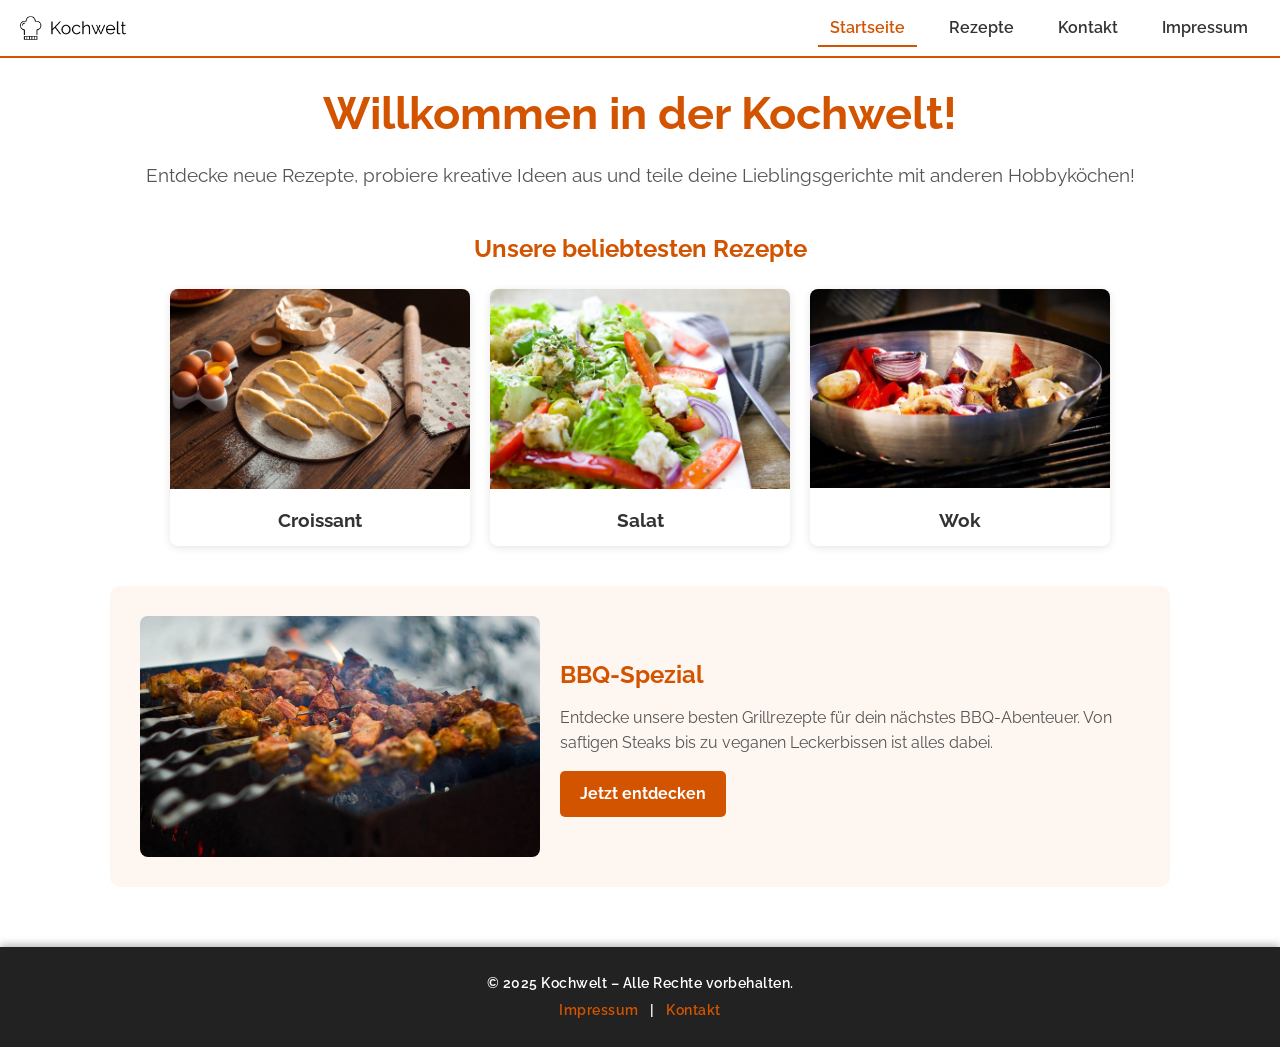
<file: index.html>
<!DOCTYPE html>
<html lang="de">
<head>
  <meta charset="UTF-8" />
  <meta name="viewport" content="width=device-width, initial-scale=1" />
  <title>Kochwelt - Startseite</title>
  <link rel="stylesheet" href="style.css" />
  <link href="https://fonts.googleapis.com/css2?family=Raleway&display=swap" rel="stylesheet" />
  <link rel="icon" href="img/favicon.png" />
</head>
<body>
  <header>
    <a href="index.html">
      <img src="img/logo.png" alt="Kochwelt Logo" width="120" />
    </a>
    <nav>
      <ul>
        <li><a href="index.html" class="active">Startseite</a></li>
        <li><a href="rezepte.html">Rezepte</a></li>
        <li><a href="kontakt.html">Kontakt</a></li>
        <li><a href="impressum.html">Impressum</a></li>
      </ul>
    </nav>
    <button id="burgerBtn" aria-label="Menü öffnen">
      <span></span>
      <span></span>
      <span></span>
    </button>
  </header>

  <main>
    <section class="hero">
      <h1>Willkommen in der Kochwelt!</h1>
      <p>Entdecke neue Rezepte, probiere kreative Ideen aus und teile deine Lieblingsgerichte mit anderen Hobbyköchen!</p>
    </section>

    <section class="rezepte-vorschau">
      <h2>Unsere beliebtesten Rezepte</h2>
      <div class="rezepte-grid">
        <article class="rezept">
          <img src="img/croissant.jpg" alt="Croissant" />
          <h3>Croissant</h3>
        </article>
        <article class="rezept">
          <img src="img/salad.jpg" alt="Salat" />
          <h3>Salat</h3>
        </article>
        <article class="rezept">
          <img src="img/wok.jpg" alt="Wok" />
          <h3>Wok</h3>
        </article>
      </div>
    </section>

    <section class="highlight-bereich">
      <div class="highlight-content">
        <img src="img/bbq.jpg" alt="BBQ Bild" />
        <div class="highlight-text">
          <h2>BBQ-Spezial</h2>
          <p>Entdecke unsere besten Grillrezepte für dein nächstes BBQ-Abenteuer. Von saftigen Steaks bis zu veganen Leckerbissen ist alles dabei.</p>
          <a href="rezepte.html" class="btn">Jetzt entdecken</a>
        </div>
      </div>
    </section>
  </main>

<footer>
  <p>&copy; 2025 Kochwelt – Alle Rechte vorbehalten.</p>
  <p>
    <a href="impressum.html">Impressum</a> |
    <a href="kontakt.html">Kontakt</a>
  </p>
</footer>

  <script src="script.js"></script>
</body>
</html>
</file>
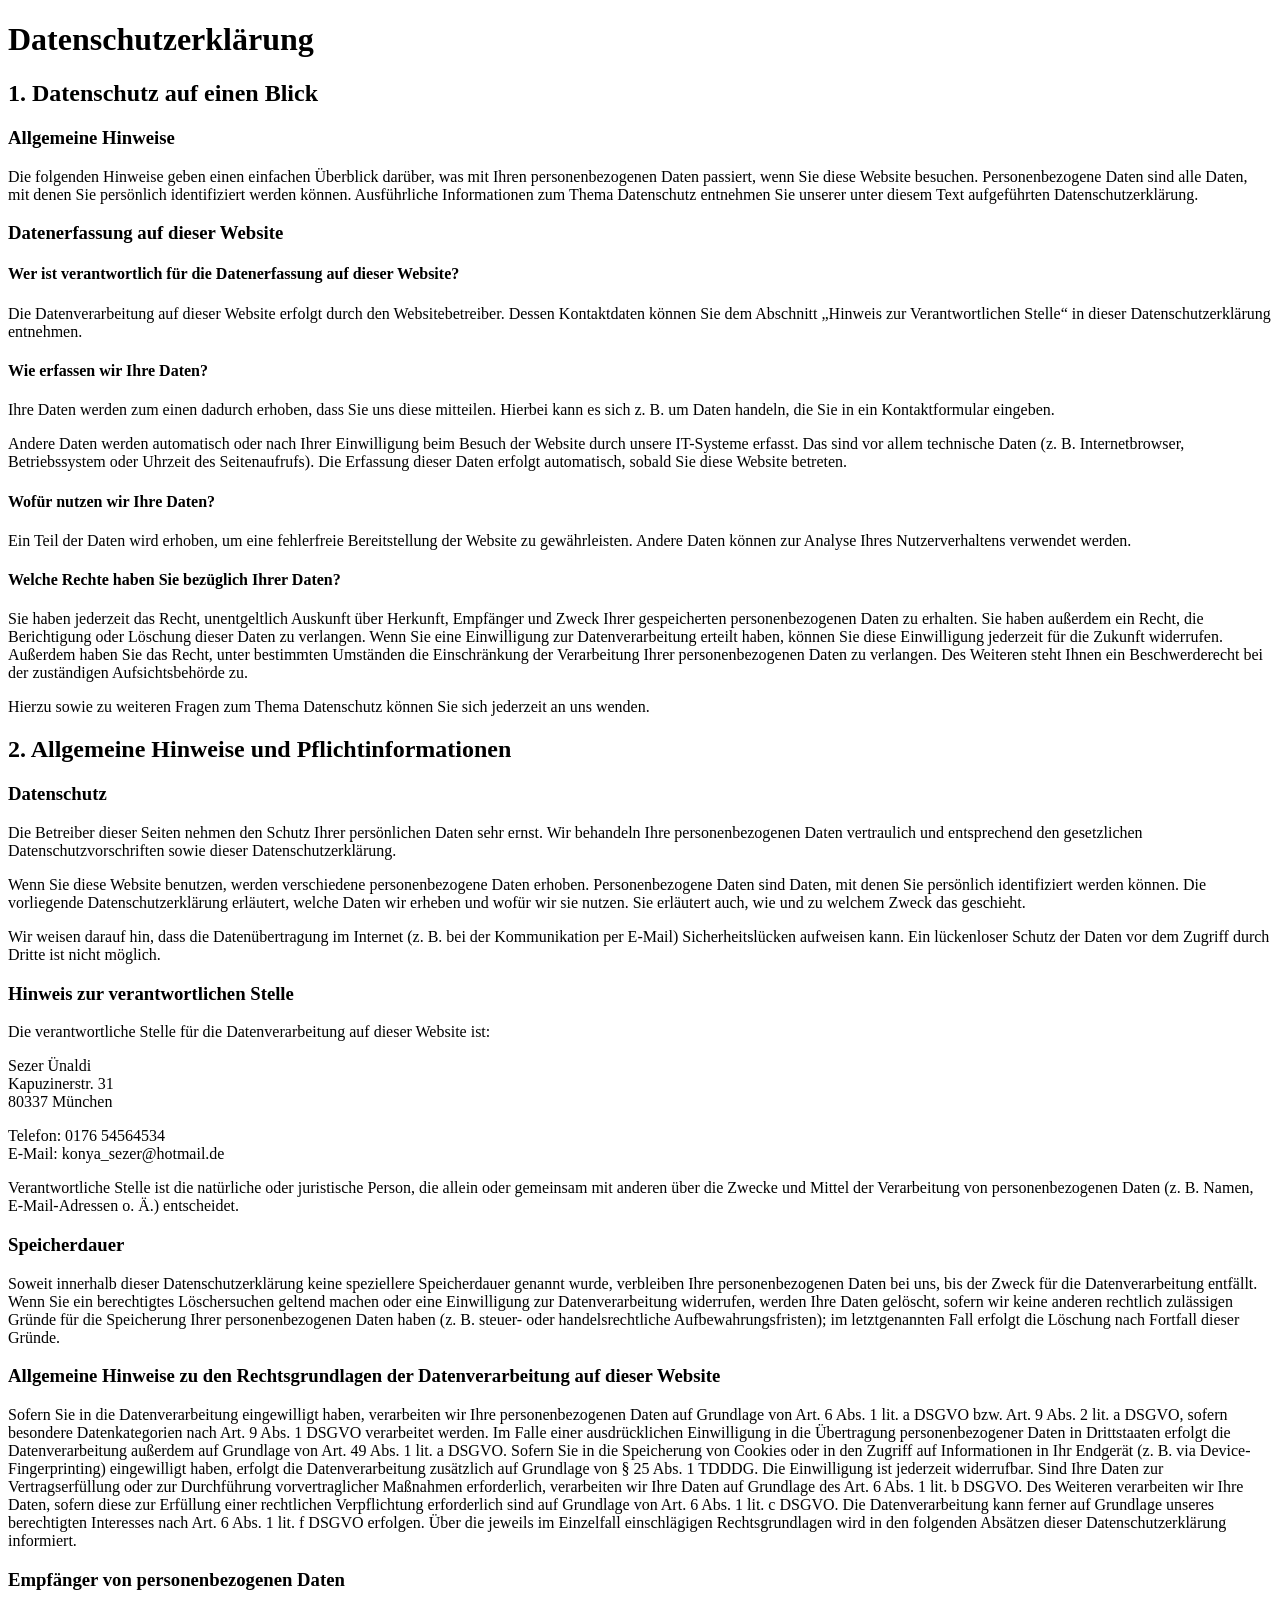
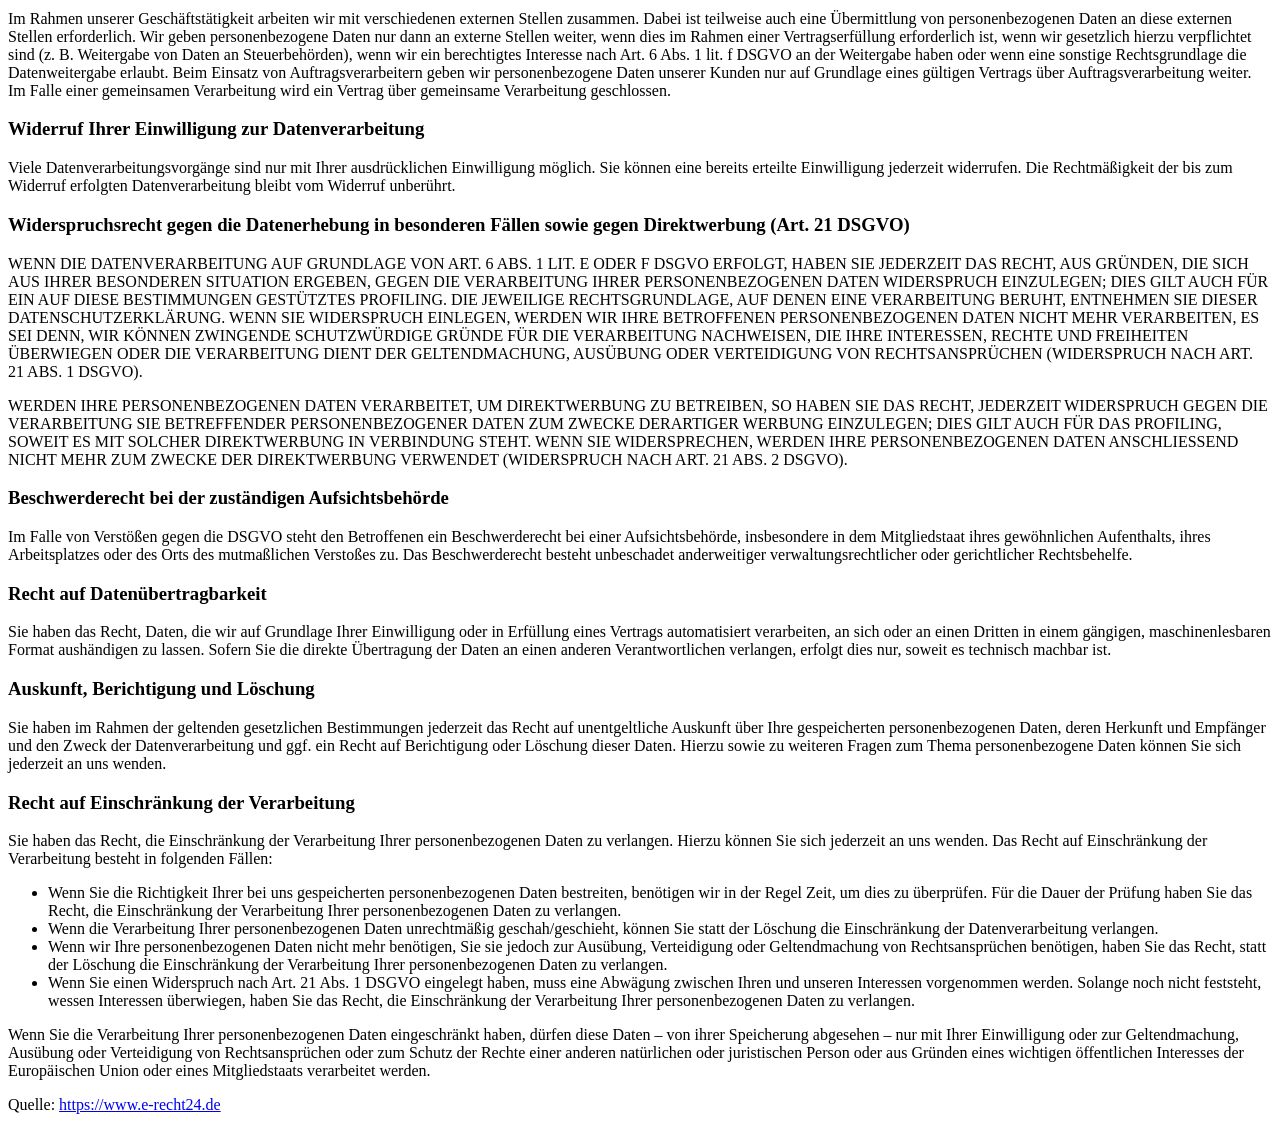
<file: datenschutz.html>
<!DOCTYPE html>
<html lang="en">
<head>
    <meta charset="UTF-8">
    <meta name="viewport" content="width=device-width, initial-scale=1.0">
    <title>Datenschutz</title>

    <h1>Datenschutz&shy;erkl&auml;rung</h1>
<h2>1. Datenschutz auf einen Blick</h2>
<h3>Allgemeine Hinweise</h3> <p>Die folgenden Hinweise geben einen einfachen &Uuml;berblick dar&uuml;ber, was mit Ihren personenbezogenen Daten passiert, wenn Sie diese Website besuchen. Personenbezogene Daten sind alle Daten, mit denen Sie pers&ouml;nlich identifiziert werden k&ouml;nnen. Ausf&uuml;hrliche Informationen zum Thema Datenschutz entnehmen Sie unserer unter diesem Text aufgef&uuml;hrten Datenschutzerkl&auml;rung.</p>
<h3>Datenerfassung auf dieser Website</h3> <h4>Wer ist verantwortlich f&uuml;r die Datenerfassung auf dieser Website?</h4> <p>Die Datenverarbeitung auf dieser Website erfolgt durch den Websitebetreiber. Dessen Kontaktdaten k&ouml;nnen Sie dem Abschnitt &bdquo;Hinweis zur Verantwortlichen Stelle&ldquo; in dieser Datenschutzerkl&auml;rung entnehmen.</p> <h4>Wie erfassen wir Ihre Daten?</h4> <p>Ihre Daten werden zum einen dadurch erhoben, dass Sie uns diese mitteilen. Hierbei kann es sich z.&nbsp;B. um Daten handeln, die Sie in ein Kontaktformular eingeben.</p> <p>Andere Daten werden automatisch oder nach Ihrer Einwilligung beim Besuch der Website durch unsere IT-Systeme erfasst. Das sind vor allem technische Daten (z.&nbsp;B. Internetbrowser, Betriebssystem oder Uhrzeit des Seitenaufrufs). Die Erfassung dieser Daten erfolgt automatisch, sobald Sie diese Website betreten.</p> <h4>Wof&uuml;r nutzen wir Ihre Daten?</h4> <p>Ein Teil der Daten wird erhoben, um eine fehlerfreie Bereitstellung der Website zu gew&auml;hrleisten. Andere Daten k&ouml;nnen zur Analyse Ihres Nutzerverhaltens verwendet werden.</p> <h4>Welche Rechte haben Sie bez&uuml;glich Ihrer Daten?</h4> <p>Sie haben jederzeit das Recht, unentgeltlich Auskunft &uuml;ber Herkunft, Empf&auml;nger und Zweck Ihrer gespeicherten personenbezogenen Daten zu erhalten. Sie haben au&szlig;erdem ein Recht, die Berichtigung oder L&ouml;schung dieser Daten zu verlangen. Wenn Sie eine Einwilligung zur Datenverarbeitung erteilt haben, k&ouml;nnen Sie diese Einwilligung jederzeit f&uuml;r die Zukunft widerrufen. Au&szlig;erdem haben Sie das Recht, unter bestimmten Umst&auml;nden die Einschr&auml;nkung der Verarbeitung Ihrer personenbezogenen Daten zu verlangen. Des Weiteren steht Ihnen ein Beschwerderecht bei der zust&auml;ndigen Aufsichtsbeh&ouml;rde zu.</p> <p>Hierzu sowie zu weiteren Fragen zum Thema Datenschutz k&ouml;nnen Sie sich jederzeit an uns wenden.</p>
<h2>2. Allgemeine Hinweise und Pflicht&shy;informationen</h2>
<h3>Datenschutz</h3> <p>Die Betreiber dieser Seiten nehmen den Schutz Ihrer pers&ouml;nlichen Daten sehr ernst. Wir behandeln Ihre personenbezogenen Daten vertraulich und entsprechend den gesetzlichen Datenschutzvorschriften sowie dieser Datenschutzerkl&auml;rung.</p> <p>Wenn Sie diese Website benutzen, werden verschiedene personenbezogene Daten erhoben. Personenbezogene Daten sind Daten, mit denen Sie pers&ouml;nlich identifiziert werden k&ouml;nnen. Die vorliegende Datenschutzerkl&auml;rung erl&auml;utert, welche Daten wir erheben und wof&uuml;r wir sie nutzen. Sie erl&auml;utert auch, wie und zu welchem Zweck das geschieht.</p> <p>Wir weisen darauf hin, dass die Daten&uuml;bertragung im Internet (z.&nbsp;B. bei der Kommunikation per E-Mail) Sicherheitsl&uuml;cken aufweisen kann. Ein l&uuml;ckenloser Schutz der Daten vor dem Zugriff durch Dritte ist nicht m&ouml;glich.</p>
<h3>Hinweis zur verantwortlichen Stelle</h3> <p>Die verantwortliche Stelle f&uuml;r die Datenverarbeitung auf dieser Website ist:</p> <p>Sezer &Uuml;naldi<br />
Kapuzinerstr. 31<br />
80337 M&uuml;nchen</p>

<p>Telefon: 0176 54564534<br />
E-Mail: konya_sezer@hotmail.de</p>
 <p>Verantwortliche Stelle ist die nat&uuml;rliche oder juristische Person, die allein oder gemeinsam mit anderen &uuml;ber die Zwecke und Mittel der Verarbeitung von personenbezogenen Daten (z.&nbsp;B. Namen, E-Mail-Adressen o. &Auml;.) entscheidet.</p>

<h3>Speicherdauer</h3> <p>Soweit innerhalb dieser Datenschutzerkl&auml;rung keine speziellere Speicherdauer genannt wurde, verbleiben Ihre personenbezogenen Daten bei uns, bis der Zweck f&uuml;r die Datenverarbeitung entf&auml;llt. Wenn Sie ein berechtigtes L&ouml;schersuchen geltend machen oder eine Einwilligung zur Datenverarbeitung widerrufen, werden Ihre Daten gel&ouml;scht, sofern wir keine anderen rechtlich zul&auml;ssigen Gr&uuml;nde f&uuml;r die Speicherung Ihrer personenbezogenen Daten haben (z.&nbsp;B. steuer- oder handelsrechtliche Aufbewahrungsfristen); im letztgenannten Fall erfolgt die L&ouml;schung nach Fortfall dieser Gr&uuml;nde.</p>
<h3>Allgemeine Hinweise zu den Rechtsgrundlagen der Datenverarbeitung auf dieser Website</h3> <p>Sofern Sie in die Datenverarbeitung eingewilligt haben, verarbeiten wir Ihre personenbezogenen Daten auf Grundlage von Art. 6 Abs. 1 lit. a DSGVO bzw. Art. 9 Abs. 2 lit. a DSGVO, sofern besondere Datenkategorien nach Art. 9 Abs. 1 DSGVO verarbeitet werden. Im Falle einer ausdr&uuml;cklichen Einwilligung in die &Uuml;bertragung personenbezogener Daten in Drittstaaten erfolgt die Datenverarbeitung au&szlig;erdem auf Grundlage von Art. 49 Abs. 1 lit. a DSGVO. Sofern Sie in die Speicherung von Cookies oder in den Zugriff auf Informationen in Ihr Endger&auml;t (z.&nbsp;B. via Device-Fingerprinting) eingewilligt haben, erfolgt die Datenverarbeitung zus&auml;tzlich auf Grundlage von &sect; 25 Abs. 1 TDDDG. Die Einwilligung ist jederzeit widerrufbar. Sind Ihre Daten zur Vertragserf&uuml;llung oder zur Durchf&uuml;hrung vorvertraglicher Ma&szlig;nahmen erforderlich, verarbeiten wir Ihre Daten auf Grundlage des Art. 6 Abs. 1 lit. b DSGVO. Des Weiteren verarbeiten wir Ihre Daten, sofern diese zur Erf&uuml;llung einer rechtlichen Verpflichtung erforderlich sind auf Grundlage von Art. 6 Abs. 1 lit. c DSGVO. Die Datenverarbeitung kann ferner auf Grundlage unseres berechtigten Interesses nach Art. 6 Abs. 1 lit. f DSGVO erfolgen. &Uuml;ber die jeweils im Einzelfall einschl&auml;gigen Rechtsgrundlagen wird in den folgenden Abs&auml;tzen dieser Datenschutzerkl&auml;rung informiert.</p>
<h3>Empfänger von personenbezogenen Daten</h3> <p>Im Rahmen unserer Gesch&auml;ftst&auml;tigkeit arbeiten wir mit verschiedenen externen Stellen zusammen. Dabei ist teilweise auch eine &Uuml;bermittlung von personenbezogenen Daten an diese externen Stellen erforderlich. Wir geben personenbezogene Daten nur dann an externe Stellen weiter, wenn dies im Rahmen einer Vertragserf&uuml;llung erforderlich ist, wenn wir gesetzlich hierzu verpflichtet sind (z.&nbsp;B. Weitergabe von Daten an Steuerbeh&ouml;rden), wenn wir ein berechtigtes Interesse nach Art. 6 Abs. 1 lit. f DSGVO an der Weitergabe haben oder wenn eine sonstige Rechtsgrundlage die Datenweitergabe erlaubt. Beim Einsatz von Auftragsverarbeitern geben wir personenbezogene Daten unserer Kunden nur auf Grundlage eines g&uuml;ltigen Vertrags &uuml;ber Auftragsverarbeitung weiter. Im Falle einer gemeinsamen Verarbeitung wird ein Vertrag &uuml;ber gemeinsame Verarbeitung geschlossen.</p>
<h3>Widerruf Ihrer Einwilligung zur Datenverarbeitung</h3> <p>Viele Datenverarbeitungsvorg&auml;nge sind nur mit Ihrer ausdr&uuml;cklichen Einwilligung m&ouml;glich. Sie k&ouml;nnen eine bereits erteilte Einwilligung jederzeit widerrufen. Die Rechtm&auml;&szlig;igkeit der bis zum Widerruf erfolgten Datenverarbeitung bleibt vom Widerruf unber&uuml;hrt.</p>
<h3>Widerspruchsrecht gegen die Datenerhebung in besonderen F&auml;llen sowie gegen Direktwerbung (Art. 21 DSGVO)</h3> <p>WENN DIE DATENVERARBEITUNG AUF GRUNDLAGE VON ART. 6 ABS. 1 LIT. E ODER F DSGVO ERFOLGT, HABEN SIE JEDERZEIT DAS RECHT, AUS GR&Uuml;NDEN, DIE SICH AUS IHRER BESONDEREN SITUATION ERGEBEN, GEGEN DIE VERARBEITUNG IHRER PERSONENBEZOGENEN DATEN WIDERSPRUCH EINZULEGEN; DIES GILT AUCH F&Uuml;R EIN AUF DIESE BESTIMMUNGEN GEST&Uuml;TZTES PROFILING. DIE JEWEILIGE RECHTSGRUNDLAGE, AUF DENEN EINE VERARBEITUNG BERUHT, ENTNEHMEN SIE DIESER DATENSCHUTZERKL&Auml;RUNG. WENN SIE WIDERSPRUCH EINLEGEN, WERDEN WIR IHRE BETROFFENEN PERSONENBEZOGENEN DATEN NICHT MEHR VERARBEITEN, ES SEI DENN, WIR K&Ouml;NNEN ZWINGENDE SCHUTZW&Uuml;RDIGE GR&Uuml;NDE F&Uuml;R DIE VERARBEITUNG NACHWEISEN, DIE IHRE INTERESSEN, RECHTE UND FREIHEITEN &Uuml;BERWIEGEN ODER DIE VERARBEITUNG DIENT DER GELTENDMACHUNG, AUS&Uuml;BUNG ODER VERTEIDIGUNG VON RECHTSANSPR&Uuml;CHEN (WIDERSPRUCH NACH ART. 21 ABS. 1 DSGVO).</p> <p>WERDEN IHRE PERSONENBEZOGENEN DATEN VERARBEITET, UM DIREKTWERBUNG ZU BETREIBEN, SO HABEN SIE DAS RECHT, JEDERZEIT WIDERSPRUCH GEGEN DIE VERARBEITUNG SIE BETREFFENDER PERSONENBEZOGENER DATEN ZUM ZWECKE DERARTIGER WERBUNG EINZULEGEN; DIES GILT AUCH F&Uuml;R DAS PROFILING, SOWEIT ES MIT SOLCHER DIREKTWERBUNG IN VERBINDUNG STEHT. WENN SIE WIDERSPRECHEN, WERDEN IHRE PERSONENBEZOGENEN DATEN ANSCHLIESSEND NICHT MEHR ZUM ZWECKE DER DIREKTWERBUNG VERWENDET (WIDERSPRUCH NACH ART. 21 ABS. 2 DSGVO).</p>
<h3>Beschwerde&shy;recht bei der zust&auml;ndigen Aufsichts&shy;beh&ouml;rde</h3> <p>Im Falle von Verst&ouml;&szlig;en gegen die DSGVO steht den Betroffenen ein Beschwerderecht bei einer Aufsichtsbeh&ouml;rde, insbesondere in dem Mitgliedstaat ihres gew&ouml;hnlichen Aufenthalts, ihres Arbeitsplatzes oder des Orts des mutma&szlig;lichen Versto&szlig;es zu. Das Beschwerderecht besteht unbeschadet anderweitiger verwaltungsrechtlicher oder gerichtlicher Rechtsbehelfe.</p>
<h3>Recht auf Daten&shy;&uuml;bertrag&shy;barkeit</h3> <p>Sie haben das Recht, Daten, die wir auf Grundlage Ihrer Einwilligung oder in Erf&uuml;llung eines Vertrags automatisiert verarbeiten, an sich oder an einen Dritten in einem g&auml;ngigen, maschinenlesbaren Format aush&auml;ndigen zu lassen. Sofern Sie die direkte &Uuml;bertragung der Daten an einen anderen Verantwortlichen verlangen, erfolgt dies nur, soweit es technisch machbar ist.</p>
<h3>Auskunft, Berichtigung und L&ouml;schung</h3> <p>Sie haben im Rahmen der geltenden gesetzlichen Bestimmungen jederzeit das Recht auf unentgeltliche Auskunft &uuml;ber Ihre gespeicherten personenbezogenen Daten, deren Herkunft und Empf&auml;nger und den Zweck der Datenverarbeitung und ggf. ein Recht auf Berichtigung oder L&ouml;schung dieser Daten. Hierzu sowie zu weiteren Fragen zum Thema personenbezogene Daten k&ouml;nnen Sie sich jederzeit an uns wenden.</p>
<h3>Recht auf Einschr&auml;nkung der Verarbeitung</h3> <p>Sie haben das Recht, die Einschr&auml;nkung der Verarbeitung Ihrer personenbezogenen Daten zu verlangen. Hierzu k&ouml;nnen Sie sich jederzeit an uns wenden. Das Recht auf Einschr&auml;nkung der Verarbeitung besteht in folgenden F&auml;llen:</p> <ul> <li>Wenn Sie die Richtigkeit Ihrer bei uns gespeicherten personenbezogenen Daten bestreiten, ben&ouml;tigen wir in der Regel Zeit, um dies zu &uuml;berpr&uuml;fen. F&uuml;r die Dauer der Pr&uuml;fung haben Sie das Recht, die Einschr&auml;nkung der Verarbeitung Ihrer personenbezogenen Daten zu verlangen.</li> <li>Wenn die Verarbeitung Ihrer personenbezogenen Daten unrechtm&auml;&szlig;ig geschah/geschieht, k&ouml;nnen Sie statt der L&ouml;schung die Einschr&auml;nkung der Datenverarbeitung verlangen.</li> <li>Wenn wir Ihre personenbezogenen Daten nicht mehr ben&ouml;tigen, Sie sie jedoch zur Aus&uuml;bung, Verteidigung oder Geltendmachung von Rechtsanspr&uuml;chen ben&ouml;tigen, haben Sie das Recht, statt der L&ouml;schung die Einschr&auml;nkung der Verarbeitung Ihrer personenbezogenen Daten zu verlangen.</li> <li>Wenn Sie einen Widerspruch nach Art. 21 Abs. 1 DSGVO eingelegt haben, muss eine Abw&auml;gung zwischen Ihren und unseren Interessen vorgenommen werden. Solange noch nicht feststeht, wessen Interessen &uuml;berwiegen, haben Sie das Recht, die Einschr&auml;nkung der Verarbeitung Ihrer personenbezogenen Daten zu verlangen.</li> </ul> <p>Wenn Sie die Verarbeitung Ihrer personenbezogenen Daten eingeschr&auml;nkt haben, d&uuml;rfen diese Daten &ndash; von ihrer Speicherung abgesehen &ndash; nur mit Ihrer Einwilligung oder zur Geltendmachung, Aus&uuml;bung oder Verteidigung von Rechtsanspr&uuml;chen oder zum Schutz der Rechte einer anderen nat&uuml;rlichen oder juristischen Person oder aus Gr&uuml;nden eines wichtigen &ouml;ffentlichen Interesses der Europ&auml;ischen Union oder eines Mitgliedstaats verarbeitet werden.</p>
<p>Quelle: <a href="https://www.e-recht24.de">https://www.e-recht24.de</a></p>

</head>
<body>
    
</body>
</html>
</file>
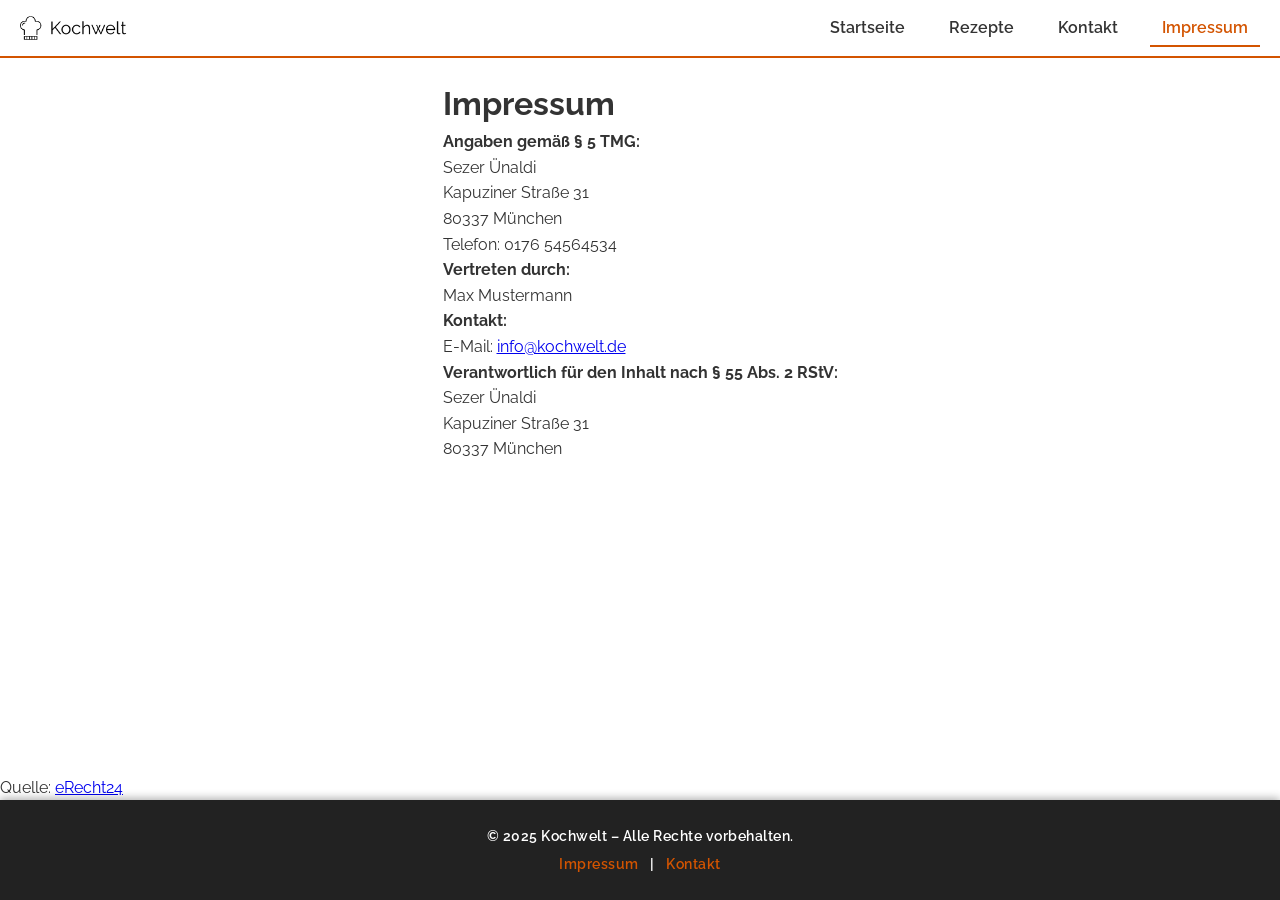
<file: impressum.html>
<!DOCTYPE html>
<html lang="de">
<head>
  <meta charset="UTF-8" />
  <meta name="viewport" content="width=device-width, initial-scale=1" />
  <title>Kochwelt - Impressum</title>
  <link rel="stylesheet" href="style.css" />
  <link href="https://fonts.googleapis.com/css2?family=Raleway&display=swap" rel="stylesheet" />
  <link rel="icon" href="img/favicon.png" />
</head>
<body>
  <header>
    <a href="index.html">
      <img src="img/logo.png" alt="Kochwelt Logo" width="120" />
    </a>
    <nav>
      <ul>
        <li><a href="index.html">Startseite</a></li>
        <li><a href="rezepte.html">Rezepte</a></li>
        <li><a href="kontakt.html">Kontakt</a></li>
        <li><a href="impressum.html" class="active">Impressum</a></li>
      </ul>
    </nav>
    <button id="burgerBtn" aria-label="Menü öffnen">
      <span></span>
      <span></span>
      <span></span>
    </button>
  </header>

  <main>
    <h1>Impressum</h1>
    <p><strong>Angaben gemäß § 5 TMG:</strong></p>
    <p>
      Sezer Ünaldi<br>
      Kapuziner Straße 31<br>
      80337 München<br>
      Telefon: 0176 54564534
    </p>

    <p><strong>Vertreten durch:</strong><br>
      Max Mustermann
    </p>

    <p><strong>Kontakt:</strong><br>
      E-Mail: <a href="mailto:info@kochwelt.de">info@kochwelt.de</a>
    </p>

    <p><strong>Verantwortlich für den Inhalt nach § 55 Abs. 2 RStV:</strong><br>
      Sezer Ünaldi<br>
      Kapuziner Straße 31<br>
      80337 München
    </p>
  </main>

  <p>Quelle: <a href="https://www.e-recht24.de">eRecht24</a></p>

  <footer>
    <p>&copy; 2025 Kochwelt – Alle Rechte vorbehalten.</p>
    <p>
      <a href="impressum.html" class="active">Impressum</a> |
      <a href="kontakt.html">Kontakt</a>
    </p>
  </footer>

  <script src="script.js"></script>
</body>
</html>
</file>
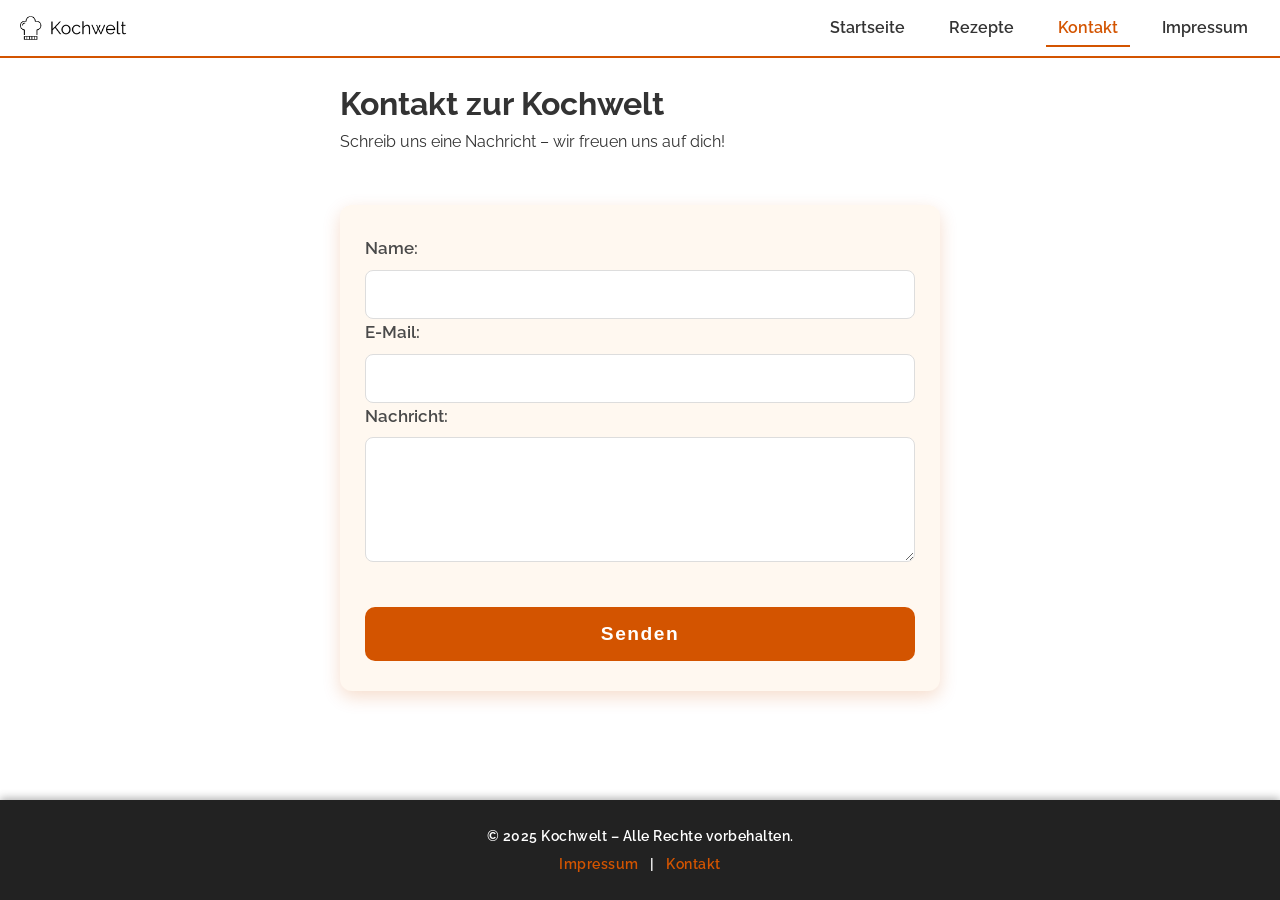
<file: kontakt.html>
<!DOCTYPE html>
<html lang="de">
<head>
  <meta charset="UTF-8" />
  <meta name="viewport" content="width=device-width, initial-scale=1" />
  <title>Kochwelt - Kontakt</title>
  <link rel="stylesheet" href="style.css" />
  <link href="https://fonts.googleapis.com/css2?family=Raleway&display=swap" rel="stylesheet" />
  <link rel="icon" href="img/favicon.png" />
</head>
<body>
  <header>
    <a href="index.html">
      <img src="img/logo.png" alt="Kochwelt Logo" width="120" />
    </a>
    <nav>
      <ul>
        <li><a href="index.html">Startseite</a></li>
        <li><a href="rezepte.html">Rezepte</a></li>
        <li><a href="kontakt.html" class="active">Kontakt</a></li>
        <li><a href="impressum.html">Impressum</a></li>
      </ul>
    </nav>
    <button id="burgerBtn" aria-label="Menü öffnen">
      <span></span>
      <span></span>
      <span></span>
    </button>
  </header>

  <main>
    <h1>Kontakt zur Kochwelt</h1>
    <p>Schreib uns eine Nachricht – wir freuen uns auf dich!</p>

    <section id="kontaktbereich">
      <form id="kontaktForm">
        <label for="name">Name:</label>
        <input type="text" id="name" required />

        <label for="email">E-Mail:</label>
        <input type="email" id="email" required />

        <label for="nachricht">Nachricht:</label>
        <textarea id="nachricht" rows="5" required></textarea>

        <p id="fehlerText" style="color: red;"></p>

        <button type="submit">Senden</button>
      </form>
    </section>
  </main>

<footer>
  <p>&copy; 2025 Kochwelt – Alle Rechte vorbehalten.</p>
  <p>
    <a href="impressum.html">Impressum</a> |
    <a href="kontakt.html">Kontakt</a>
  </p>
</footer>


  <script src="script.js"></script>
</body>
</html>
</file>
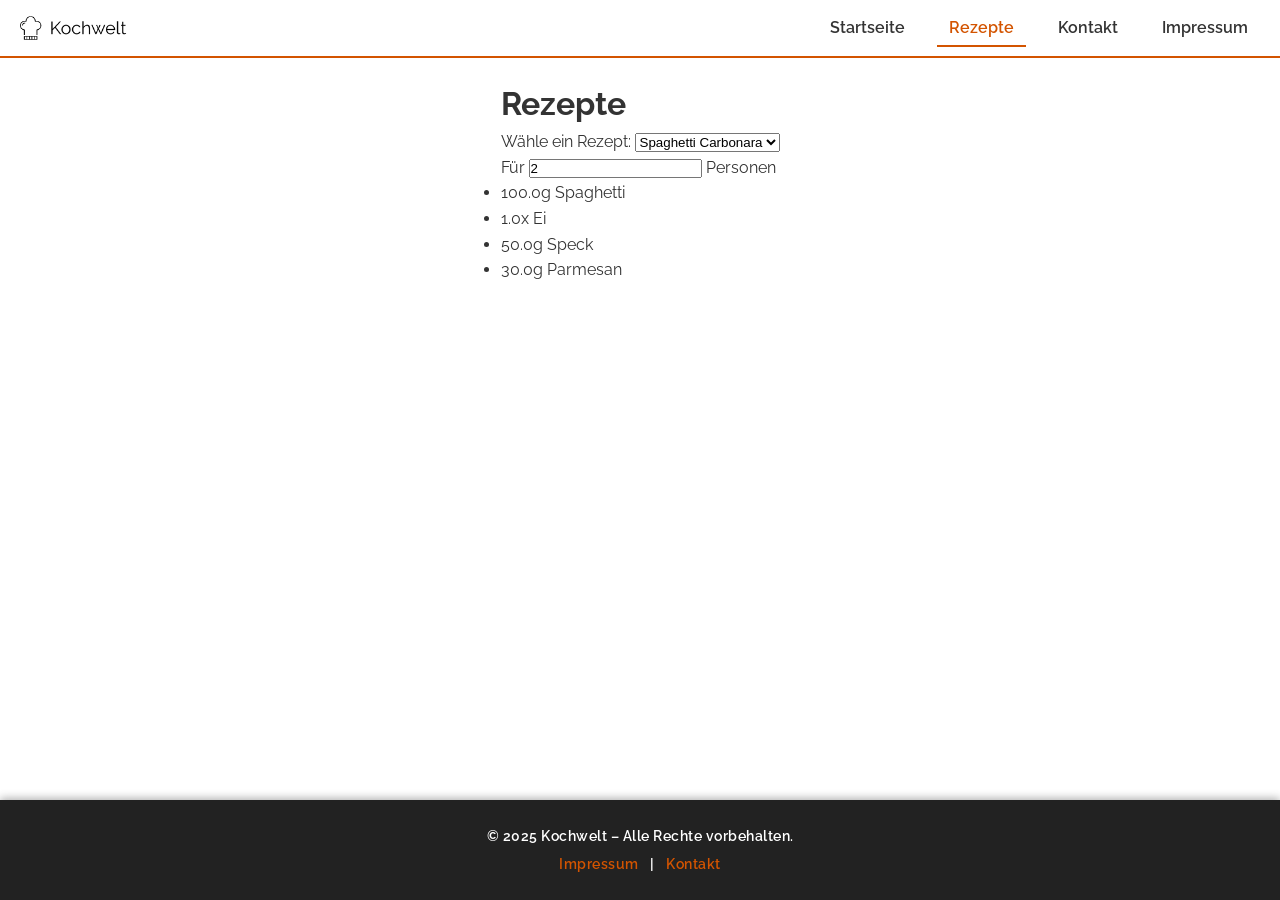
<file: rezepte.html>
<!DOCTYPE html>
<html lang="de">
<head>
  <meta charset="UTF-8" />
  <meta name="viewport" content="width=device-width, initial-scale=1" />
  <title>Kochwelt - Rezepte</title>
  <link rel="stylesheet" href="style.css" />
  <link href="https://fonts.googleapis.com/css2?family=Raleway&display=swap" rel="stylesheet" />
  <link rel="icon" href="img/favicon.png" />
</head>
<body>
  <header>
    <a href="index.html">
      <img src="img/logo.png" alt="Kochwelt Logo" width="120" />
    </a>
    <nav>
      <ul>
        <li><a href="index.html">Startseite</a></li>
        <li><a href="rezepte.html" class="active">Rezepte</a></li>
        <li><a href="kontakt.html">Kontakt</a></li>
        <li><a href="impressum.html">Impressum</a></li>
      </ul>
    </nav>
    <button id="burgerBtn" aria-label="Menü öffnen">
      <span></span>
      <span></span>
      <span></span>
    </button>
  </header>

  <main>
    <h1>Rezepte</h1>

    <label for="rezeptAuswahl">Wähle ein Rezept:</label>
    <select id="rezeptAuswahl">
      <option value="0">Spaghetti Carbonara</option>
      <option value="1">Wok</option>
      <option value="2">Salat</option>
    </select>

    <p>Für <input type="number" id="personenInput" value="2" min="1" /> Personen</p>

    <ul id="zutatenListe"></ul>
  </main>

<footer>
  <p>&copy; 2025 Kochwelt – Alle Rechte vorbehalten.</p>
  <p>
    <a href="impressum.html">Impressum</a> |
    <a href="kontakt.html">Kontakt</a>
  </p>
</footer>


  <script src="script.js"></script>
</body>
</html>
</file>
<file: style.css>
* {
  margin: 0;
  padding: 0;
  box-sizing: border-box;
}

body {
  font-family: 'Raleway', sans-serif;
  background-color: #fff;
  color: #333;
  line-height: 1.6;
  min-height: 100vh;
  display: flex;
  flex-direction: column;
}

header {
  display: flex;
  align-items: center;
  justify-content: space-between;
  padding: 10px 20px;
  background-color: #fff;
  border-bottom: 2px solid #d35400;
  position: relative;
  z-index: 1000;
}

header a img {
  display: block;
}

nav ul {
  list-style: none;
  display: flex;
  gap: 20px;
}

nav ul li a {
  text-decoration: none;
  color: #333;
  font-weight: 600;
  padding: 8px 12px;
  transition: color 0.3s;
}

nav ul li a:hover,
nav ul li a.active {
  color: #d35400;
  border-bottom: 2px solid #d35400;
}

#burgerBtn {
  display: none;
  flex-direction: column;
  justify-content: space-around;
  width: 30px;
  height: 25px;
  background: transparent;
  border: none;
  cursor: pointer;
  padding: 0;
}

#burgerBtn span {
  width: 100%;
  height: 3px;
  background-color: #d35400;
  border-radius: 2px;
}

main {
  flex: 1;
  padding: 20px;
  max-width: 1100px;
  margin: 0 auto;
}

.hero {
  text-align: center;
  margin-bottom: 40px;
}

.hero h1 {
  font-size: 2.8rem;
  margin-bottom: 10px;
  color: #d35400;
}

.hero p {
  font-size: 1.2rem;
  color: #555;
}

.rezepte-vorschau h2 {
  margin-bottom: 20px;
  color: #d35400;
  text-align: center;
}

.rezepte-grid {
  display: flex;
  flex-wrap: wrap;
  gap: 20px;
  justify-content: center;
}

.rezept {
  width: 300px;
  background-color: #fff;
  border-radius: 8px;
  overflow: hidden;
  box-shadow: 0 2px 8px rgba(0,0,0,0.1);
  transition: transform 0.2s;
  text-align: center;
}

.rezept img {
  width: 100%;
  height: auto;
}

.rezept h3 {
  padding: 10px;
}

.rezept:hover {
  transform: scale(1.02);
}

.highlight-bereich {
  margin: 40px 0;
  background-color: #fef6f0;
  padding: 30px;
  border-radius: 10px;
}

.highlight-content {
  display: flex;
  align-items: center;
  gap: 20px;
  flex-wrap: wrap;
}

.highlight-content img {
  width: 100%;
  max-width: 400px;
  border-radius: 8px;
}

.highlight-text {
  flex: 1;
}

.highlight-text h2 {
  margin-bottom: 10px;
  color: #d35400;
}

.highlight-text p {
  margin-bottom: 15px;
  color: #555;
}

.btn {
  display: inline-block;
  padding: 10px 20px;
  background-color: #d35400;
  color: white;
  text-decoration: none;
  border-radius: 5px;
  font-weight: 700;
  transition: background-color 0.3s ease;
}

.btn:hover {
  background-color: #b94300;
}

#kontaktbereich {
  max-width: 600px;
  margin: 50px auto 60px;
  padding: 30px 25px;
  background-color: #fff8f0;
  border-radius: 12px;
  box-shadow: 0 6px 18px rgba(211, 84, 0, 0.2);
}

#kontaktbereich h2 {
  color: #d35400;
  font-size: 2rem;
  margin-bottom: 25px;
  text-align: center;
  font-weight: 800;
  letter-spacing: 1px;
}

#kontaktbereich label {
  margin-top: 20px;
  font-weight: 600;
  font-size: 1.05rem;
  color: #4a4a4a;
}

#kontaktbereich input,
#kontaktbereich textarea {
  width: 100%;
  padding: 14px 15px;
  margin-top: 8px;
  border: 1.5px solid #ddd;
  border-radius: 8px;
  font-size: 1rem;
  font-family: 'Raleway', sans-serif;
  transition: border-color 0.3s ease;
}

#kontaktbereich input:focus,
#kontaktbereich textarea:focus {
  border-color: #d35400;
  outline: none;
}

.input-fehler {
  border-color: #c0392b !important;
  background-color: #fdecea !important;
}

#fehlerText {
  margin-top: 8px;
  margin-bottom: 12px;
  font-weight: 700;
  color: #c0392b;
  text-align: left;
}

#kontaktbereich button {
  margin-top: 25px;
  width: 100%;
  background-color: #d35400;
  color: white;
  padding: 16px 0;
  font-size: 1.2rem;
  border: none;
  border-radius: 10px;
  cursor: pointer;
  font-weight: 800;
  letter-spacing: 1.5px;
  transition: background-color 0.3s ease;
}

#kontaktbereich button:hover {
  background-color: #b94300;
}


footer {
  background-color: #222;
  color: #fff;
  text-align: center;
  padding: 20px 10px;
  font-size: 14px;
  font-weight: 600;
  letter-spacing: 0.5px;
  margin-top: auto;
  box-shadow: 0 -2px 8px rgba(0,0,0,0.3);
}

footer p {
  margin: 5px 0;
}

footer a {
  color: #d35400;
  text-decoration: none;
  margin: 0 8px;
  transition: color 0.3s ease;
}

footer a:hover {
  color: #b94300;
  text-decoration: underline;
}




@media (max-width: 768px) {
  nav ul {
    display: none;
    flex-direction: column;
    gap: 15px;
    background-color: #fff;
    position: absolute;
    top: 60px;
    right: 20px;
    padding: 20px;
    box-shadow: 0 2px 10px rgba(0,0,0,0.2);
    border-radius: 8px;
    z-index: 1001;
  }

  #burgerBtn {
    display: flex;
  }

  .highlight-content {
    flex-direction: column;
    text-align: center;
  }
}

@media (max-width: 480px) {
  #kontaktbereich {
    margin: 30px 15px 40px;
    padding: 20px 15px;
  }
}
</file>
